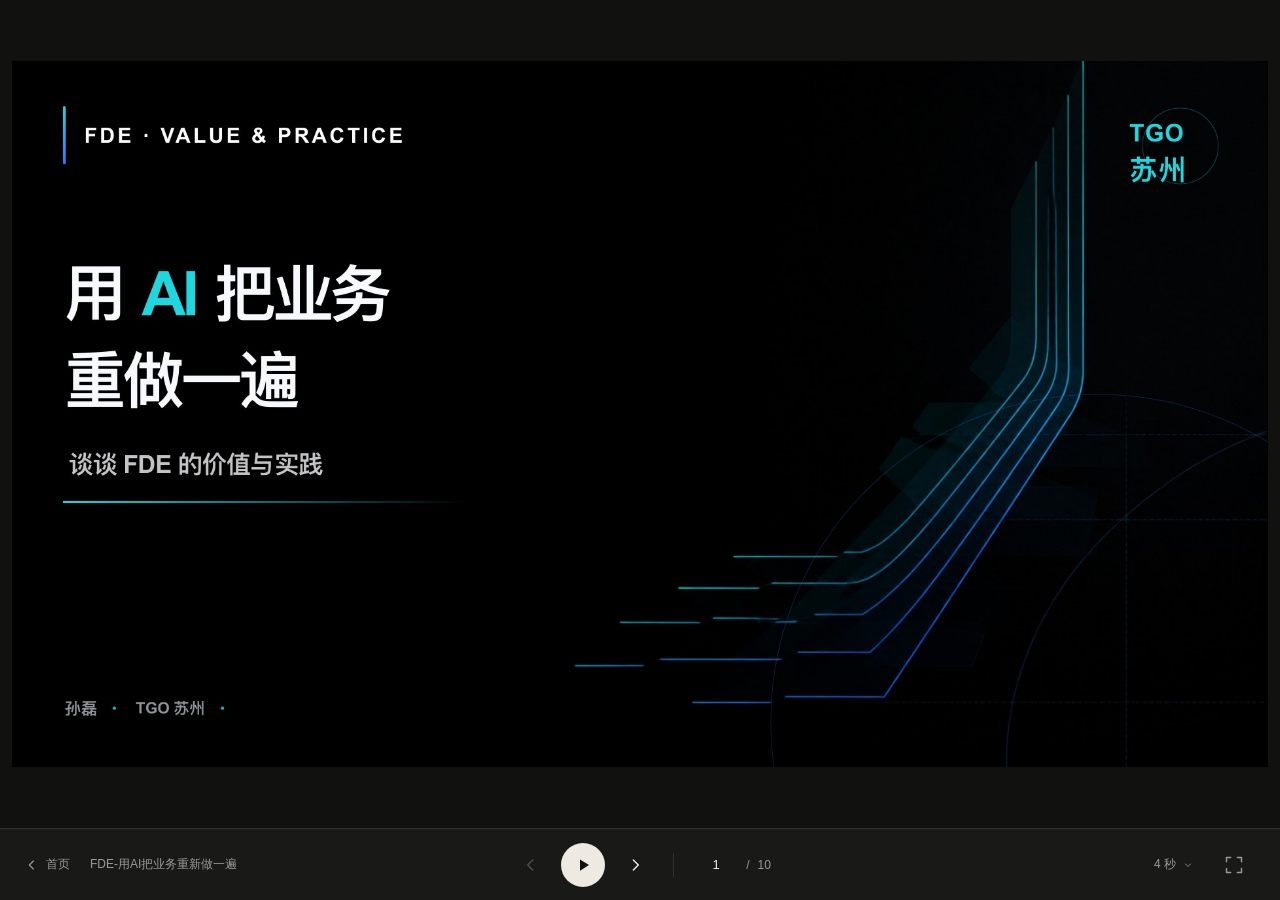
<file: slides/fde-用ai把业务重新做一遍-64aeb802/index.html>
<!doctype html>
<html lang="zh-CN">
<meta charset="utf-8">
<meta name="viewport" content="width=device-width,initial-scale=1">
<link rel="icon" href="/assets/favicon.svg" type="image/svg+xml">
<title>FDE-用AI把业务重新做一遍</title>
<style>
:root{color-scheme:dark;font-family:Arial,"PingFang SC","Microsoft YaHei",sans-serif;--canvas:#111210;--bar:#191a18;--surface:#252622;--ink:#eeeae1;--muted:#999b93;--line:#30322d;--focus:#edb675;--clear:transparent;background:var(--canvas);color:var(--ink)}
*{box-sizing:border-box}body{margin:0}main{height:100dvh;display:grid;grid-template-rows:minmax(0,1fr) auto}
.stage{display:flex;align-items:center;justify-content:center;min-height:0;padding:12px}img{display:block;max-width:100%;max-height:100%;object-fit:contain}
footer{display:grid;grid-template-columns:minmax(0,1fr) auto minmax(0,1fr);align-items:center;gap:24px;min-height:72px;padding:12px 24px;background:var(--bar);border-top:1px solid var(--line)}
.deck-info{display:flex;align-items:center;gap:20px;min-width:0}.home-link{color:var(--muted);text-decoration:none;display:inline-flex;align-items:center;gap:6px;min-height:44px;white-space:nowrap;font-size:12px;border-radius:6px}.home-link svg{width:16px;height:16px}
h1{font-size:12px;font-weight:400;margin:0;max-width:32ch;text-overflow:ellipsis;white-space:nowrap;overflow:hidden;color:var(--muted)}
button,input{font:inherit;color:inherit}button{display:inline-flex;align-items:center;justify-content:center;border:0;border-radius:50%;width:44px;height:44px;padding:0;background:var(--clear);cursor:pointer;white-space:nowrap;flex-shrink:0}button svg{display:block;width:20px;height:20px;pointer-events:none}button:disabled{opacity:.25;cursor:default}
svg{fill:none;stroke:currentColor;stroke-width:1.7;stroke-linecap:round;stroke-linejoin:round}.controls{display:flex;align-items:center;gap:4px}.controls nav{display:flex;align-items:center;gap:4px}.page-indicator{display:flex;align-items:center;height:24px;gap:8px;margin-left:12px;padding-left:20px;border-left:1px solid var(--line);font-size:12px;font-variant-numeric:tabular-nums;color:var(--muted);white-space:nowrap}.page-indicator input{width:44px;height:44px;border:0;border-radius:4px;padding:0;background:var(--clear);color:var(--ink);text-align:center;font-size:13px;appearance:textfield;-moz-appearance:textfield}.page-indicator input::-webkit-inner-spin-button,.page-indicator input::-webkit-outer-spin-button{-webkit-appearance:none;margin:0}
#play{width:44px;height:44px;min-width:44px;margin-inline:4px;background:var(--ink);color:var(--canvas)}#play svg{stroke:none;fill:currentColor;width:18px;height:18px}.icon-pause,.icon-replay{display:none}#play[data-state=pause] .icon-play,#play[data-state=replay] .icon-play{display:none}#play[data-state=pause] .icon-pause,#play[data-state=replay] .icon-replay{display:block}#play .icon-replay{stroke:currentColor;fill:none;stroke-width:1.8}
.utilities{display:flex;align-items:center;justify-content:flex-end;gap:8px}.speed-button{width:auto;gap:6px;padding:0 10px;border-radius:8px;color:var(--muted);font-size:12px}.speed-button svg{width:12px;height:12px}.utilities #full{color:var(--muted)}
.speed-menu{display:none;position:fixed;inset:auto;margin:0;padding:16px;border:1px solid var(--line);border-radius:12px;background:var(--bar);color:var(--ink);box-shadow:0 12px 36px #0006}.speed-menu:popover-open{display:block}.speed-menu p{margin:0 0 12px;font-size:11px;color:var(--muted)}.speed-options{display:flex;gap:4px}.speed-options button{width:58px;height:44px;border-radius:6px;font-size:12px;color:var(--muted)}.speed-options button[aria-pressed=true]{background:var(--surface);color:var(--ink)}
@media(hover:hover){button:hover:not(:disabled){background:var(--surface);color:var(--ink)}#play:hover:not(:disabled){background:var(--ink);color:var(--canvas);opacity:.85}.home-link:hover{color:var(--ink)}.page-indicator input:hover{background:var(--surface)}}button:active:not(:disabled){transform:translateY(1px)}
:focus-visible{outline:2px solid var(--focus);outline-offset:3px}.sr-only{position:absolute;width:1px;height:1px;overflow:hidden;clip-path:inset(50%)}
@media(max-width:900px){footer{gap:16px;padding-inline:16px}h1{max-width:18ch}.deck-info{gap:12px}}
@media(max-width:600px){footer{grid-template-columns:minmax(0,1fr) auto;gap:0 12px;padding:4px 12px 8px}.deck-info{grid-column:1;grid-row:1}.utilities{grid-column:2;grid-row:1;gap:0}.controls{grid-column:1/-1;grid-row:2;justify-self:center}.stage{padding:0}h1{max-width:20ch;font-size:11px}.page-indicator{margin-left:8px;padding-left:16px}}
@media(max-width:380px){h1{display:none}.deck-info{gap:0}}
@media(prefers-reduced-motion:reduce){button:active{transform:none}}
</style>
<main>
 <div class="stage" aria-label="幻灯片"><img id="slide" src="images/001.jpg" alt="第 1 页"></div>
 <footer>
  <div class="deck-info"><a class="home-link" href="/" aria-label="返回首页"><svg viewBox="0 0 24 24" aria-hidden="true"><path d="m14 6-6 6 6 6"/></svg><span>首页</span></a><h1 title="FDE-用AI把业务重新做一遍">FDE-用AI把业务重新做一遍</h1></div>
  <div class="controls">
   <nav aria-label="翻页">
    <button id="prev" type="button" aria-label="上一页" title="上一页"><svg viewBox="0 0 24 24" aria-hidden="true"><path d="m14 6-6 6 6 6"/></svg></button>
    <button id="play" type="button" data-state="play" aria-label="自动播放" aria-pressed="false" title="自动播放"><svg class="icon-play" viewBox="0 0 24 24" aria-hidden="true"><path d="M8 4.5v15l12-7.5z"/></svg><svg class="icon-pause" viewBox="0 0 24 24" aria-hidden="true"><path d="M6 5h4v14H6zm8 0h4v14h-4z"/></svg><svg class="icon-replay" viewBox="0 0 24 24" aria-hidden="true"><path d="M4 10a8 8 0 1 1 1 8M4 4v6h6"/></svg></button>
    <button id="next" type="button" aria-label="下一页" title="下一页"><svg viewBox="0 0 24 24" aria-hidden="true"><path d="m10 6 6 6-6 6"/></svg></button>
   </nav>
   <div class="page-indicator"><label class="sr-only" for="page">跳转页码</label><input id="page" type="number" min="1" max="10" value="1" title="输入页码跳转"><span aria-hidden="true">/</span><span aria-hidden="true">10</span></div>
  </div>
  <div class="utilities"><input id="interval" type="hidden" value="4"><button id="speed" class="speed-button" type="button" popovertarget="speed-menu" aria-label="自动播放间隔：4 秒" title="自动播放间隔"><span id="speed-label">4 秒</span><svg viewBox="0 0 24 24" aria-hidden="true"><path d="m7 10 5 5 5-5"/></svg></button><button id="full" type="button" aria-label="全屏" title="全屏"><svg viewBox="0 0 24 24" aria-hidden="true"><path d="M8 3H3v5m13-5h5v5M3 16v5h5m13-5v5h-5"/></svg></button></div>
  <span id="status" class="sr-only" role="status" aria-live="polite"></span>
 </footer>
</main>
<div id="speed-menu" class="speed-menu" popover><p>自动翻页间隔</p><div class="speed-options" role="group" aria-label="自动播放间隔"><button type="button" data-interval="3" aria-pressed="false">3 秒</button><button type="button" data-interval="4" aria-pressed="true">4 秒</button><button type="button" data-interval="5" aria-pressed="false">5 秒</button></div></div>
<noscript><p>启用 JavaScript 后可翻页。以下为所有页面：</p><img src="images/001.jpg" alt="第 1 页" style="width:100%"><img src="images/002.jpg" alt="第 2 页" style="width:100%"><img src="images/003.jpg" alt="第 3 页" style="width:100%"><img src="images/004.jpg" alt="第 4 页" style="width:100%"><img src="images/005.jpg" alt="第 5 页" style="width:100%"><img src="images/006.jpg" alt="第 6 页" style="width:100%"><img src="images/007.jpg" alt="第 7 页" style="width:100%"><img src="images/008.jpg" alt="第 8 页" style="width:100%"><img src="images/009.jpg" alt="第 9 页" style="width:100%"><img src="images/010.jpg" alt="第 10 页" style="width:100%"></noscript>
<script>
const count=10, image=document.querySelector('#slide'), input=document.querySelector('#page');
const play=document.querySelector('#play'), interval=document.querySelector('#interval'), status=document.querySelector('#status');
let current=1, playing=false, timer;
function updatePlayButton(){
 const state=playing?'pause':current===count?'replay':'play',label=playing?'暂停播放':current===count?'重新播放':'自动播放';
 play.dataset.state=state;play.setAttribute('aria-label',label);play.title=label;play.setAttribute('aria-pressed',String(playing));
}
function pause(message=''){
 clearTimeout(timer);playing=false;updatePlayButton();
 if(message)status.textContent=message;
}
function schedule(){
 clearTimeout(timer);
 if(!playing||document.hidden)return;
 if(current===count){pause('已播放到最后一页。');return;}
 if(image.complete&&image.naturalWidth>0)timer=setTimeout(()=>show(current+1),Number(interval.value)*1000);
}
function show(n,updateHash=true){
 current=Math.min(count,Math.max(1,Number.isFinite(n)?Math.trunc(n):1));
 image.src=`images/${String(current).padStart(3,'0')}.jpg`;image.alt=`第 ${current} 页，共 ${count} 页`;
 input.value=current;document.querySelector('#prev').disabled=current===1;document.querySelector('#next').disabled=current===count;
 status.textContent=image.alt;play.disabled=count<2;
 if(updateHash)history.replaceState(null,'',`#${current}`);
 if(current<count){const preload=new Image();preload.src=`images/${String(current+1).padStart(3,'0')}.jpg`}
 if(playing)schedule();else updatePlayButton();
}
function navigate(n){pause();show(n);}
function togglePlay(){
 if(playing){pause('自动播放已暂停。');return;}
 if(current===count)show(1);
 playing=true;updatePlayButton();
 status.textContent=`自动播放，每 ${interval.value} 秒翻页。`;schedule();
}
play.onclick=togglePlay;
interval.onchange=()=>{if(playing){status.textContent=`自动播放，每 ${interval.value} 秒翻页。`;schedule();}};
const speed=document.querySelector('#speed'), speedMenu=document.querySelector('#speed-menu');
function positionSpeedMenu(){const rect=speed.getBoundingClientRect();speedMenu.style.left=`${Math.max(12,Math.min(innerWidth-speedMenu.offsetWidth-12,rect.right-speedMenu.offsetWidth))}px`;speedMenu.style.bottom=`${innerHeight-rect.top+8}px`;}
speedMenu.addEventListener('toggle',e=>{if(e.newState==='open')positionSpeedMenu();});
addEventListener('resize',()=>{if(speedMenu.matches(':popover-open'))positionSpeedMenu();});
document.querySelectorAll('[data-interval]').forEach(option=>option.onclick=()=>{interval.value=option.dataset.interval;document.querySelector('#speed-label').textContent=`${interval.value} 秒`;speed.setAttribute('aria-label',`自动播放间隔：${interval.value} 秒`);document.querySelectorAll('[data-interval]').forEach(button=>button.setAttribute('aria-pressed',String(button===option)));interval.dispatchEvent(new Event('change'));speedMenu.hidePopover();speed.focus({preventScroll:true});});
image.addEventListener('load',schedule);
image.addEventListener('error',()=>pause('当前页面加载失败，请检查网络或手动翻页。'));
document.querySelector('#prev').onclick=()=>navigate(current-1);
document.querySelector('#next').onclick=()=>navigate(current+1);
input.onfocus=()=>pause();input.onchange=()=>navigate(Number(input.value));
document.querySelector('.home-link').onclick=()=>pause();
document.addEventListener('visibilitychange',()=>{if(document.hidden&&playing)pause('切换标签页后，自动播放已暂停。');});
document.addEventListener('keydown',e=>{
 if(e.key==='Escape'&&playing){pause('自动播放已暂停。');return;}
 if(e.target.closest('input,textarea,select,button,a')||e.ctrlKey||e.metaKey||e.altKey)return;
 const actions={ArrowRight:current+1,ArrowDown:current+1,PageDown:current+1,' ':current+1,ArrowLeft:current-1,ArrowUp:current-1,PageUp:current-1,Home:1,End:count};
 if(e.key in actions){e.preventDefault();navigate(actions[e.key]);}
});
const full=document.querySelector('#full');
if(!document.fullscreenEnabled)full.hidden=true;
full.onclick=async()=>{try{if(document.fullscreenElement)await document.exitFullscreen();else await document.documentElement.requestFullscreen();}catch{status.textContent='浏览器未允许全屏';}};
document.addEventListener('fullscreenchange',()=>{const label=document.fullscreenElement?'退出全屏':'全屏';full.setAttribute('aria-label',label);full.title=label;});
let startX=0,startY=0,touchStarted=false;
image.addEventListener('touchstart',e=>{touchStarted=e.touches.length===1;if(touchStarted){startX=e.touches[0].clientX;startY=e.touches[0].clientY;}},{passive:true});
image.addEventListener('touchend',e=>{if(!touchStarted||!e.changedTouches.length)return;touchStarted=false;const dx=e.changedTouches[0].clientX-startX,dy=e.changedTouches[0].clientY-startY;if(Math.abs(dx)>60&&Math.abs(dx)>Math.abs(dy)*2)navigate(current+(dx<0?1:-1));},{passive:true});
addEventListener('hashchange',()=>{pause();show(Number(location.hash.slice(1)),false);});
show(Number(location.hash.slice(1))||1,false);
</script>
</html>
</file>
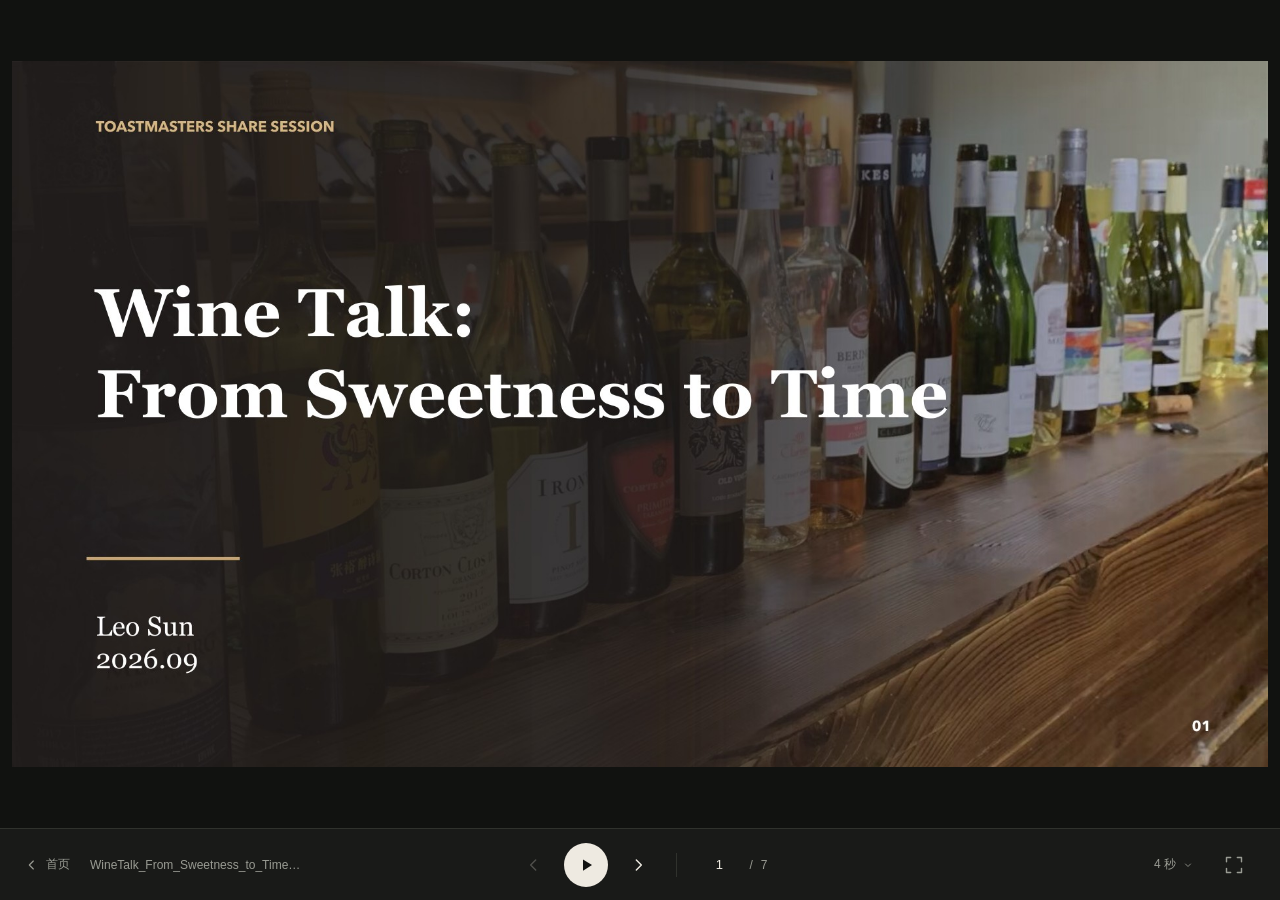
<file: slides/winetalk_from_sweetness_to_time_v1-3f99ae95/index.html>
<!doctype html>
<html lang="zh-CN">
<meta charset="utf-8">
<meta name="viewport" content="width=device-width,initial-scale=1">
<link rel="icon" href="/assets/favicon.svg" type="image/svg+xml">
<title>WineTalk_From_Sweetness_to_Time_V1</title>
<style>
:root{color-scheme:dark;font-family:Arial,"PingFang SC","Microsoft YaHei",sans-serif;--canvas:#111210;--bar:#191a18;--surface:#252622;--ink:#eeeae1;--muted:#999b93;--line:#30322d;--focus:#edb675;--clear:transparent;background:var(--canvas);color:var(--ink)}
*{box-sizing:border-box}body{margin:0}main{height:100dvh;display:grid;grid-template-rows:minmax(0,1fr) auto}
.stage{display:flex;align-items:center;justify-content:center;min-height:0;padding:12px}img{display:block;max-width:100%;max-height:100%;object-fit:contain}
footer{display:grid;grid-template-columns:minmax(0,1fr) auto minmax(0,1fr);align-items:center;gap:24px;min-height:72px;padding:12px 24px;background:var(--bar);border-top:1px solid var(--line)}
.deck-info{display:flex;align-items:center;gap:20px;min-width:0}.home-link{color:var(--muted);text-decoration:none;display:inline-flex;align-items:center;gap:6px;min-height:44px;white-space:nowrap;font-size:12px;border-radius:6px}.home-link svg{width:16px;height:16px}
h1{font-size:12px;font-weight:400;margin:0;max-width:32ch;text-overflow:ellipsis;white-space:nowrap;overflow:hidden;color:var(--muted)}
button,input{font:inherit;color:inherit}button{display:inline-flex;align-items:center;justify-content:center;border:0;border-radius:50%;width:44px;height:44px;padding:0;background:var(--clear);cursor:pointer;white-space:nowrap;flex-shrink:0}button svg{display:block;width:20px;height:20px;pointer-events:none}button:disabled{opacity:.25;cursor:default}
svg{fill:none;stroke:currentColor;stroke-width:1.7;stroke-linecap:round;stroke-linejoin:round}.controls{display:flex;align-items:center;gap:4px}.controls nav{display:flex;align-items:center;gap:4px}.page-indicator{display:flex;align-items:center;height:24px;gap:8px;margin-left:12px;padding-left:20px;border-left:1px solid var(--line);font-size:12px;font-variant-numeric:tabular-nums;color:var(--muted);white-space:nowrap}.page-indicator input{width:44px;height:44px;border:0;border-radius:4px;padding:0;background:var(--clear);color:var(--ink);text-align:center;font-size:13px;appearance:textfield;-moz-appearance:textfield}.page-indicator input::-webkit-inner-spin-button,.page-indicator input::-webkit-outer-spin-button{-webkit-appearance:none;margin:0}
#play{width:44px;height:44px;min-width:44px;margin-inline:4px;background:var(--ink);color:var(--canvas)}#play svg{stroke:none;fill:currentColor;width:18px;height:18px}.icon-pause,.icon-replay{display:none}#play[data-state=pause] .icon-play,#play[data-state=replay] .icon-play{display:none}#play[data-state=pause] .icon-pause,#play[data-state=replay] .icon-replay{display:block}#play .icon-replay{stroke:currentColor;fill:none;stroke-width:1.8}
.utilities{display:flex;align-items:center;justify-content:flex-end;gap:8px}.speed-button{width:auto;gap:6px;padding:0 10px;border-radius:8px;color:var(--muted);font-size:12px}.speed-button svg{width:12px;height:12px}.utilities #full{color:var(--muted)}
.speed-menu{display:none;position:fixed;inset:auto;margin:0;padding:16px;border:1px solid var(--line);border-radius:12px;background:var(--bar);color:var(--ink);box-shadow:0 12px 36px #0006}.speed-menu:popover-open{display:block}.speed-menu p{margin:0 0 12px;font-size:11px;color:var(--muted)}.speed-options{display:flex;gap:4px}.speed-options button{width:58px;height:44px;border-radius:6px;font-size:12px;color:var(--muted)}.speed-options button[aria-pressed=true]{background:var(--surface);color:var(--ink)}
@media(hover:hover){button:hover:not(:disabled){background:var(--surface);color:var(--ink)}#play:hover:not(:disabled){background:var(--ink);color:var(--canvas);opacity:.85}.home-link:hover{color:var(--ink)}.page-indicator input:hover{background:var(--surface)}}button:active:not(:disabled){transform:translateY(1px)}
:focus-visible{outline:2px solid var(--focus);outline-offset:3px}.sr-only{position:absolute;width:1px;height:1px;overflow:hidden;clip-path:inset(50%)}
@media(max-width:900px){footer{gap:16px;padding-inline:16px}h1{max-width:18ch}.deck-info{gap:12px}}
@media(max-width:600px){footer{grid-template-columns:minmax(0,1fr) auto;gap:0 12px;padding:4px 12px 8px}.deck-info{grid-column:1;grid-row:1}.utilities{grid-column:2;grid-row:1;gap:0}.controls{grid-column:1/-1;grid-row:2;justify-self:center}.stage{padding:0}h1{max-width:20ch;font-size:11px}.page-indicator{margin-left:8px;padding-left:16px}}
@media(max-width:380px){h1{display:none}.deck-info{gap:0}}
@media(prefers-reduced-motion:reduce){button:active{transform:none}}
</style>
<main>
 <div class="stage" aria-label="幻灯片"><img id="slide" src="images/001.jpg" alt="第 1 页"></div>
 <footer>
  <div class="deck-info"><a class="home-link" href="/" aria-label="返回首页"><svg viewBox="0 0 24 24" aria-hidden="true"><path d="m14 6-6 6 6 6"/></svg><span>首页</span></a><h1 title="WineTalk_From_Sweetness_to_Time_V1">WineTalk_From_Sweetness_to_Time_V1</h1></div>
  <div class="controls">
   <nav aria-label="翻页">
    <button id="prev" type="button" aria-label="上一页" title="上一页"><svg viewBox="0 0 24 24" aria-hidden="true"><path d="m14 6-6 6 6 6"/></svg></button>
    <button id="play" type="button" data-state="play" aria-label="自动播放" aria-pressed="false" title="自动播放"><svg class="icon-play" viewBox="0 0 24 24" aria-hidden="true"><path d="M8 4.5v15l12-7.5z"/></svg><svg class="icon-pause" viewBox="0 0 24 24" aria-hidden="true"><path d="M6 5h4v14H6zm8 0h4v14h-4z"/></svg><svg class="icon-replay" viewBox="0 0 24 24" aria-hidden="true"><path d="M4 10a8 8 0 1 1 1 8M4 4v6h6"/></svg></button>
    <button id="next" type="button" aria-label="下一页" title="下一页"><svg viewBox="0 0 24 24" aria-hidden="true"><path d="m10 6 6 6-6 6"/></svg></button>
   </nav>
   <div class="page-indicator"><label class="sr-only" for="page">跳转页码</label><input id="page" type="number" min="1" max="7" value="1" title="输入页码跳转"><span aria-hidden="true">/</span><span aria-hidden="true">7</span></div>
  </div>
  <div class="utilities"><input id="interval" type="hidden" value="4"><button id="speed" class="speed-button" type="button" popovertarget="speed-menu" aria-label="自动播放间隔：4 秒" title="自动播放间隔"><span id="speed-label">4 秒</span><svg viewBox="0 0 24 24" aria-hidden="true"><path d="m7 10 5 5 5-5"/></svg></button><button id="full" type="button" aria-label="全屏" title="全屏"><svg viewBox="0 0 24 24" aria-hidden="true"><path d="M8 3H3v5m13-5h5v5M3 16v5h5m13-5v5h-5"/></svg></button></div>
  <span id="status" class="sr-only" role="status" aria-live="polite"></span>
 </footer>
</main>
<div id="speed-menu" class="speed-menu" popover><p>自动翻页间隔</p><div class="speed-options" role="group" aria-label="自动播放间隔"><button type="button" data-interval="3" aria-pressed="false">3 秒</button><button type="button" data-interval="4" aria-pressed="true">4 秒</button><button type="button" data-interval="5" aria-pressed="false">5 秒</button></div></div>
<noscript><p>启用 JavaScript 后可翻页。以下为所有页面：</p><img src="images/001.jpg" alt="第 1 页" style="width:100%"><img src="images/002.jpg" alt="第 2 页" style="width:100%"><img src="images/003.jpg" alt="第 3 页" style="width:100%"><img src="images/004.jpg" alt="第 4 页" style="width:100%"><img src="images/005.jpg" alt="第 5 页" style="width:100%"><img src="images/006.jpg" alt="第 6 页" style="width:100%"><img src="images/007.jpg" alt="第 7 页" style="width:100%"></noscript>
<script>
const count=7, image=document.querySelector('#slide'), input=document.querySelector('#page');
const play=document.querySelector('#play'), interval=document.querySelector('#interval'), status=document.querySelector('#status');
let current=1, playing=false, timer;
function updatePlayButton(){
 const state=playing?'pause':current===count?'replay':'play',label=playing?'暂停播放':current===count?'重新播放':'自动播放';
 play.dataset.state=state;play.setAttribute('aria-label',label);play.title=label;play.setAttribute('aria-pressed',String(playing));
}
function pause(message=''){
 clearTimeout(timer);playing=false;updatePlayButton();
 if(message)status.textContent=message;
}
function schedule(){
 clearTimeout(timer);
 if(!playing||document.hidden)return;
 if(current===count){pause('已播放到最后一页。');return;}
 if(image.complete&&image.naturalWidth>0)timer=setTimeout(()=>show(current+1),Number(interval.value)*1000);
}
function show(n,updateHash=true){
 current=Math.min(count,Math.max(1,Number.isFinite(n)?Math.trunc(n):1));
 image.src=`images/${String(current).padStart(3,'0')}.jpg`;image.alt=`第 ${current} 页，共 ${count} 页`;
 input.value=current;document.querySelector('#prev').disabled=current===1;document.querySelector('#next').disabled=current===count;
 status.textContent=image.alt;play.disabled=count<2;
 if(updateHash)history.replaceState(null,'',`#${current}`);
 if(current<count){const preload=new Image();preload.src=`images/${String(current+1).padStart(3,'0')}.jpg`}
 if(playing)schedule();else updatePlayButton();
}
function navigate(n){pause();show(n);}
function togglePlay(){
 if(playing){pause('自动播放已暂停。');return;}
 if(current===count)show(1);
 playing=true;updatePlayButton();
 status.textContent=`自动播放，每 ${interval.value} 秒翻页。`;schedule();
}
play.onclick=togglePlay;
interval.onchange=()=>{if(playing){status.textContent=`自动播放，每 ${interval.value} 秒翻页。`;schedule();}};
const speed=document.querySelector('#speed'), speedMenu=document.querySelector('#speed-menu');
function positionSpeedMenu(){const rect=speed.getBoundingClientRect();speedMenu.style.left=`${Math.max(12,Math.min(innerWidth-speedMenu.offsetWidth-12,rect.right-speedMenu.offsetWidth))}px`;speedMenu.style.bottom=`${innerHeight-rect.top+8}px`;}
speedMenu.addEventListener('toggle',e=>{if(e.newState==='open')positionSpeedMenu();});
addEventListener('resize',()=>{if(speedMenu.matches(':popover-open'))positionSpeedMenu();});
document.querySelectorAll('[data-interval]').forEach(option=>option.onclick=()=>{interval.value=option.dataset.interval;document.querySelector('#speed-label').textContent=`${interval.value} 秒`;speed.setAttribute('aria-label',`自动播放间隔：${interval.value} 秒`);document.querySelectorAll('[data-interval]').forEach(button=>button.setAttribute('aria-pressed',String(button===option)));interval.dispatchEvent(new Event('change'));speedMenu.hidePopover();speed.focus({preventScroll:true});});
image.addEventListener('load',schedule);
image.addEventListener('error',()=>pause('当前页面加载失败，请检查网络或手动翻页。'));
document.querySelector('#prev').onclick=()=>navigate(current-1);
document.querySelector('#next').onclick=()=>navigate(current+1);
input.onfocus=()=>pause();input.onchange=()=>navigate(Number(input.value));
document.querySelector('.home-link').onclick=()=>pause();
document.addEventListener('visibilitychange',()=>{if(document.hidden&&playing)pause('切换标签页后，自动播放已暂停。');});
document.addEventListener('keydown',e=>{
 if(e.key==='Escape'&&playing){pause('自动播放已暂停。');return;}
 if(e.target.closest('input,textarea,select,button,a')||e.ctrlKey||e.metaKey||e.altKey)return;
 const actions={ArrowRight:current+1,ArrowDown:current+1,PageDown:current+1,' ':current+1,ArrowLeft:current-1,ArrowUp:current-1,PageUp:current-1,Home:1,End:count};
 if(e.key in actions){e.preventDefault();navigate(actions[e.key]);}
});
const full=document.querySelector('#full');
if(!document.fullscreenEnabled)full.hidden=true;
full.onclick=async()=>{try{if(document.fullscreenElement)await document.exitFullscreen();else await document.documentElement.requestFullscreen();}catch{status.textContent='浏览器未允许全屏';}};
document.addEventListener('fullscreenchange',()=>{const label=document.fullscreenElement?'退出全屏':'全屏';full.setAttribute('aria-label',label);full.title=label;});
let startX=0,startY=0,touchStarted=false;
image.addEventListener('touchstart',e=>{touchStarted=e.touches.length===1;if(touchStarted){startX=e.touches[0].clientX;startY=e.touches[0].clientY;}},{passive:true});
image.addEventListener('touchend',e=>{if(!touchStarted||!e.changedTouches.length)return;touchStarted=false;const dx=e.changedTouches[0].clientX-startX,dy=e.changedTouches[0].clientY-startY;if(Math.abs(dx)>60&&Math.abs(dx)>Math.abs(dy)*2)navigate(current+(dx<0?1:-1));},{passive:true});
addEventListener('hashchange',()=>{pause();show(Number(location.hash.slice(1)),false);});
show(Number(location.hash.slice(1))||1,false);
</script>
</html>
</file>
